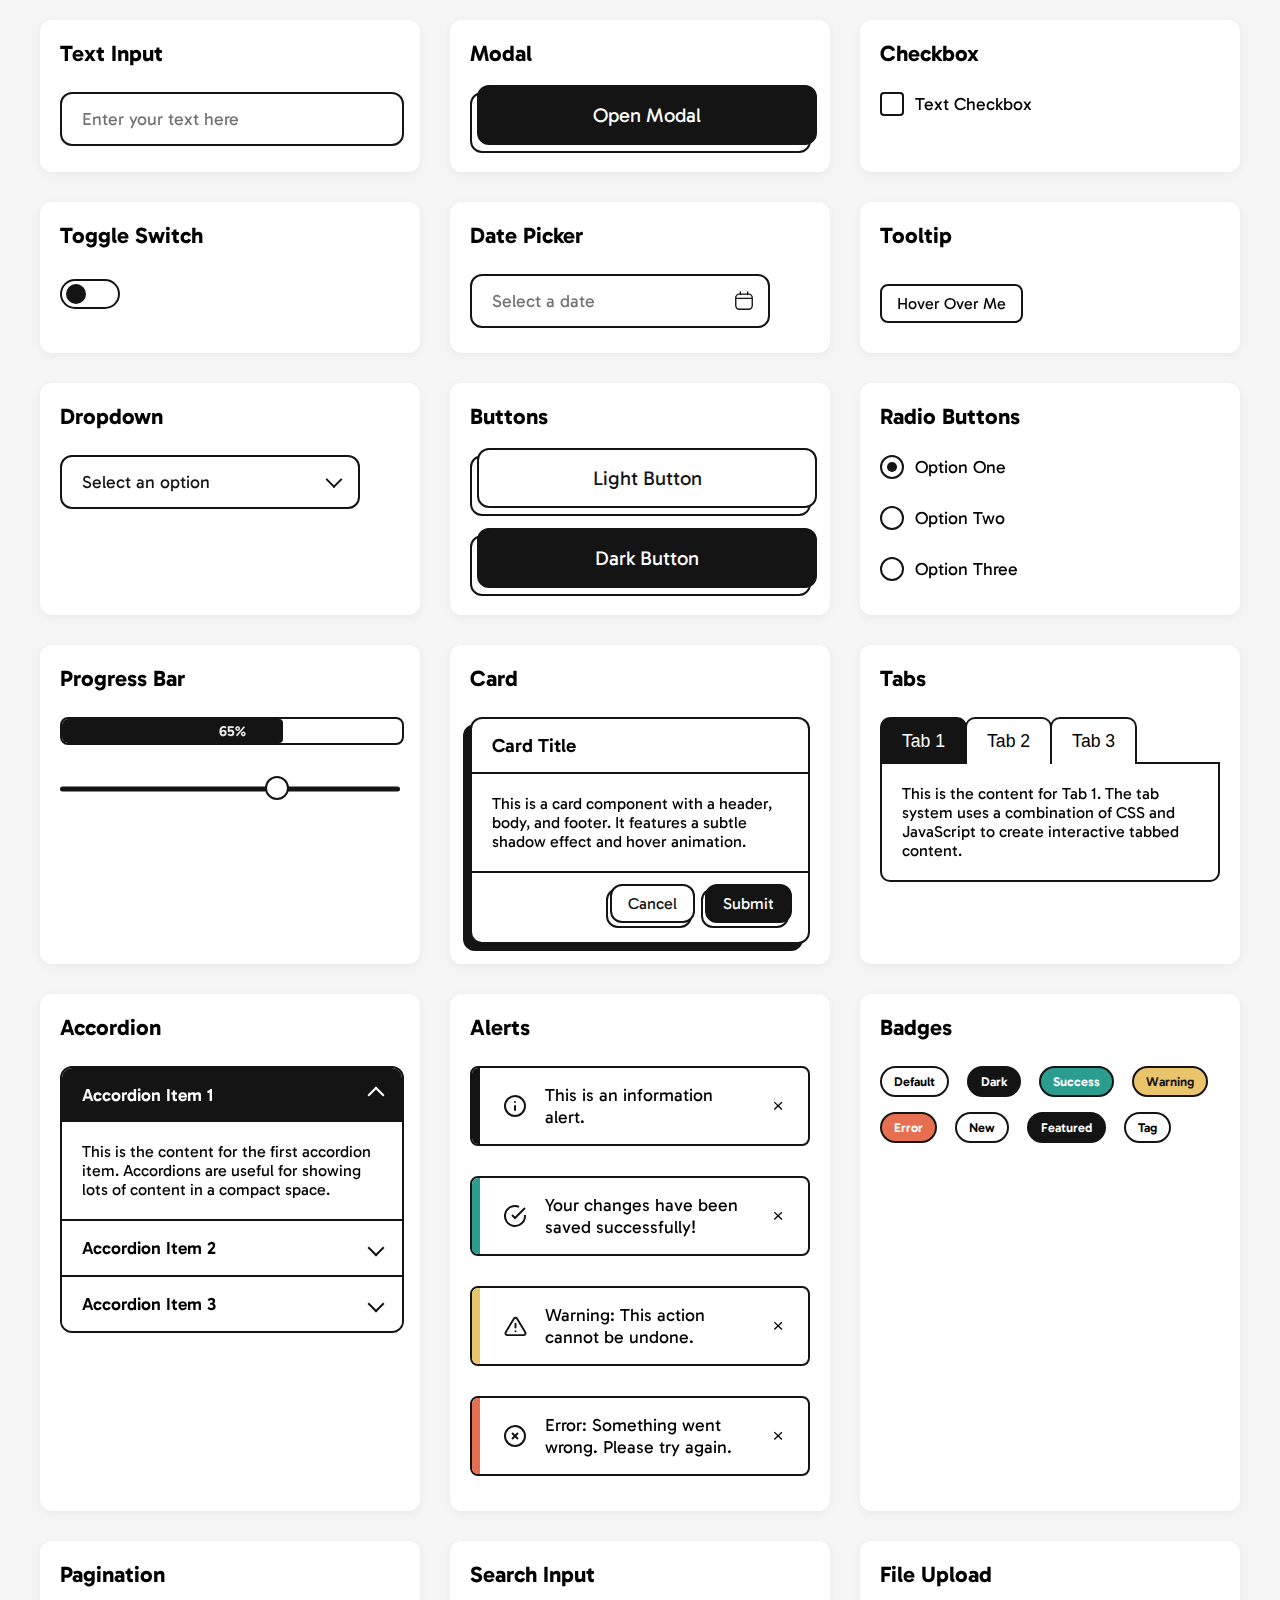
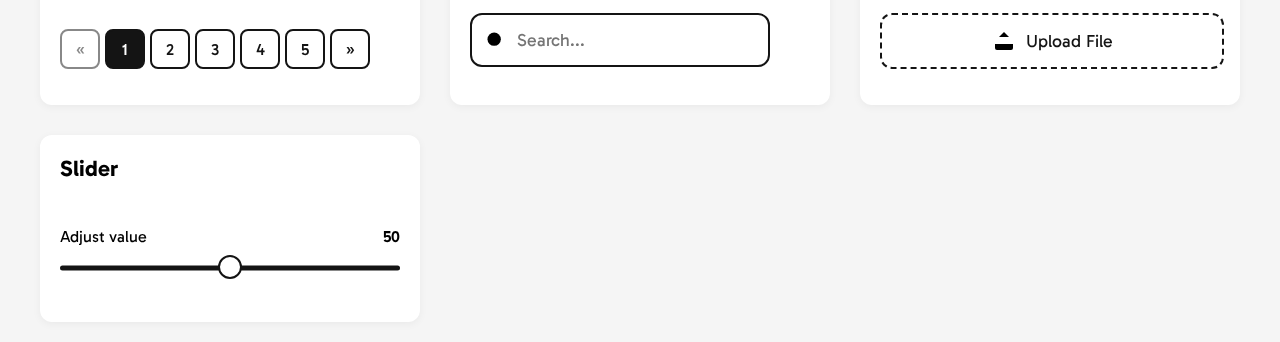
<file: index.html>
<!DOCTYPE html>
<html lang="en">
<head>
  <meta charset="UTF-8">
  <meta name="viewport" content="width=device-width, initial-scale=1.0">
  <title>CSS Kit Demo</title>
  <link rel="stylesheet" href="styles.css">
  <style>
    body {
      margin: 0;
      padding: 20px;
      background-color: #f5f5f5;
      min-height: 100vh;
      font-family: "Gabarito", sans-serif;
    }

    .container {
      display: grid;
      grid-template-columns: repeat(auto-fit, minmax(300px, 1fr));
      gap: 30px;
      max-width: 1200px;
      margin: 0 auto;
    }

    .component-card {
      background-color: white;
      border-radius: 12px;
      padding: 20px;
      box-shadow: 0 2px 8px rgba(0, 0, 0, 0.05);
      display: flex;
      flex-direction: column;
      gap: 15px;
    }

    .component-card h2 {
      margin: 0 0 10px 0;
      font-size: 1.4rem;
    }

    .button-container {
      display: flex;
      flex-direction: column;
      gap: 20px;
    }

    .switches-container {
      display: flex;
      flex-direction: column;
      gap: 15px;
    }

    .tooltip-examples {
      display: flex;
      flex-wrap: wrap;
      gap: 20px;
      justify-content: space-between;
    }
    
    .tooltip-example {
      text-align: center;
      margin: 10px 0;
    }
    
    .tooltip-trigger {
      display: inline-block;
      padding: 8px 15px;
      border: 2px solid rgb(20, 20, 20);
      border-radius: 8px;
      background-color: white;
      cursor: pointer;
    }
    
    .datepicker-btn svg {
      width: 18px;
      height: 18px;
      stroke: rgb(20, 20, 20);
      stroke-width: 2;
      fill: none;
    }
  </style>
</head>
<body>
  <div class="container">
    <!-- Text Input -->
    <div class="component-card">
      <h2>Text Input</h2>
      <input type="text" class="text-input" placeholder="Enter your text here">
    </div>
    
    <!-- Modal Demo Button -->
    <div class="component-card">
      <h2>Modal</h2>
      <button class="button-dark" data-toggle="modal" data-target="#modal-demo">
        <span class="button-dark-shadow"></span>
        <span class="button-dark-front">
          Open Modal
        </span>
      </button>
    </div>
    
    <!-- Checkbox -->
    <div class="component-card">
      <h2>Checkbox</h2>
      <label class="checkbox">
        Text Checkbox
        <input type="checkbox">
        <span class="checkmark"></span>
      </label>
    </div>
    
    <!-- Toggle Switch -->
    <div class="component-card">
      <h2>Toggle Switch</h2>
      <div class="switches-container">
        <label class="switch-label">
          <label class="switch">
            <input type="checkbox">
            <span class="switch-slider"></span>
          </label>
        </label>
      </div>
    </div>
    
    <!-- Date Picker -->
    <div class="component-card">
      <h2>Date Picker</h2>
      <div class="datepicker" data-format="uk">
        <input type="text" class="datepicker-input" placeholder="Select a date" readonly>
        <div class="datepicker-icon">
          <svg viewBox="0 0 24 24" fill="none" xmlns="http://www.w3.org/2000/svg">
            <path d="M8 2V5M16 2V5M3.5 9.09H20.5M21 8.5V17C21 19.2091 19.2091 21 17 21H7C4.79086 21 3 19.2091 3 17V8.5C3 6.29086 4.79086 4.5 7 4.5H17C19.2091 4.5 21 6.29086 21 8.5Z" stroke="#141414" stroke-width="1.5" stroke-linecap="round" stroke-linejoin="round"/>
          </svg>
        </div>
        <div class="datepicker-calendar">
          <div class="datepicker-header">
            <div class="datepicker-month">January 2024</div>
            <div class="datepicker-nav">
              <button class="datepicker-btn prev-month">
                <svg viewBox="0 0 24 24" xmlns="http://www.w3.org/2000/svg">
                  <path d="M15 18L9 12L15 6"></path>
                </svg>
              </button>
              <button class="datepicker-btn next-month">
                <svg viewBox="0 0 24 24" xmlns="http://www.w3.org/2000/svg">
                  <path d="M9 18L15 12L9 6"></path>
                </svg>
              </button>
            </div>
          </div>
          <div class="datepicker-weekdays">
            <div class="datepicker-grid">
              <div class="datepicker-day-name">Su</div>
              <div class="datepicker-day-name">Mo</div>
              <div class="datepicker-day-name">Tu</div>
              <div class="datepicker-day-name">We</div>
              <div class="datepicker-day-name">Th</div>
              <div class="datepicker-day-name">Fr</div>
              <div class="datepicker-day-name">Sa</div>
            </div>
          </div>
          <div class="datepicker-days">
            <div class="datepicker-grid">
              <!-- Days will be filled by JavaScript -->
            </div>
          </div>
        </div>
      </div>
    </div>
    
    <!-- Tooltip -->
    <div class="component-card">
      <h2>Tooltip</h2>
      <div class="tooltip-examples">
        <div class="tooltip-example">
          <div class="tooltip">
            <div class="tooltip-trigger">Hover Over Me</div>
            <div class="tooltip-content">This is a test tooltip that appears when hovering over your element</div>
          </div>
        </div>
      </div>
    </div>
    
    <!-- Dropdown -->
    <div class="component-card">
      <h2>Dropdown</h2>
      <div class="dropdown">
        <select id="hidden-select">
          <option value="option1">Option 1</option>
          <option value="option2">Option 2</option>
          <option value="option3">Option 3</option>
          <option value="option4">Option 4</option>
        </select>
        <div class="dropdown-select">Select an option</div>
        <div class="dropdown-items">
          <div class="dropdown-item" data-value="option1">Option 1</div>
          <div class="dropdown-item" data-value="option2">Option 2</div>
          <div class="dropdown-item" data-value="option3">Option 3</div>
          <div class="dropdown-item" data-value="option4">Option 4</div>
        </div>
      </div>
    </div>
    
    <!-- Buttons -->
    <div class="component-card">
      <h2>Buttons</h2>
      <div class="button-container">
        <!-- White button with black text -->
        <button class="button-light">
          <span class="button-light-shadow"></span>
          <span class="button-light-front">
            Light Button
          </span>
        </button>
        
        <!-- Black button with white text -->
        <button class="button-dark">
          <span class="button-dark-shadow"></span>
          <span class="button-dark-front">
            Dark Button
          </span>
        </button>
      </div>
    </div>

    <!-- Radio Buttons -->
    <div class="component-card">
      <h2>Radio Buttons</h2>
      <div class="switches-container">
        <label class="radio">
          Option One
          <input type="radio" name="radio-group" checked>
          <span class="radio-mark"></span>
        </label>
        <label class="radio">
          Option Two
          <input type="radio" name="radio-group">
          <span class="radio-mark"></span>
        </label>
        <label class="radio">
          Option Three
          <input type="radio" name="radio-group">
          <span class="radio-mark"></span>
        </label>
      </div>
    </div>

    <!-- Progress Bar -->
    <div class="component-card">
      <h2>Progress Bar</h2>
      <div class="progress-container">
        <div class="progress-bar" style="width: 65%"></div>
        <div class="progress-label">65%</div>
      </div>
      <!-- Replace default slider with custom slider -->
      <div class="slider-track-container" style="margin-top: 15px;">
        <input type="range" id="progress-slider" class="slider" min="0" max="100" value="65">
      </div>
    </div>

    <!-- Card -->
    <div class="component-card">
      <h2>Card</h2>
      <div class="card">
        <div class="card-header">Card Title</div>
        <div class="card-body">
          This is a card component with a header, body, and footer.
          It features a subtle shadow effect and hover animation.
        </div>
        <div class="card-footer">
          <button class="button-light">
            <span class="button-light-shadow"></span>
            <span class="button-light-front" style="padding: 8px 16px; font-size: 1rem;">
              Cancel
            </span>
          </button>
          <button class="button-dark">
            <span class="button-dark-shadow"></span>
            <span class="button-dark-front" style="padding: 8px 16px; font-size: 1rem;">
              Submit
            </span>
          </button>
        </div>
      </div>
    </div>

    <!-- Tabs -->
    <div class="component-card">
      <h2>Tabs</h2>
      <div class="tabs-container">
        <div class="tabs-header">
          <button class="tab-button active" data-tab="tab1">Tab 1</button>
          <button class="tab-button" data-tab="tab2">Tab 2</button>
          <button class="tab-button" data-tab="tab3">Tab 3</button>
        </div>
        <div id="tab1" class="tab-content active">
          This is the content for Tab 1. The tab system uses a combination of CSS and JavaScript
          to create interactive tabbed content.
        </div>
        <div id="tab2" class="tab-content">
          Tab 2 content would be displayed here when this tab is active.
        </div>
        <div id="tab3" class="tab-content">
          Tab 3 shows this content when selected. Tabs are a great way to organize content
          in a limited space.
        </div>
      </div>
    </div>

    <!-- Accordion -->
    <div class="component-card">
      <h2>Accordion</h2>
      <div class="accordion">
        <div class="accordion-item active">
          <div class="accordion-header">Accordion Item 1</div>
          <div class="accordion-content">
            <div class="accordion-body">
              This is the content for the first accordion item. Accordions are useful for
              showing lots of content in a compact space.
            </div>
          </div>
        </div>
        <div class="accordion-item">
          <div class="accordion-header">Accordion Item 2</div>
          <div class="accordion-content">
            <div class="accordion-body">
              Content for accordion item 2 would be visible when this item is expanded.
            </div>
          </div>
        </div>
        <div class="accordion-item">
          <div class="accordion-header">Accordion Item 3</div>
          <div class="accordion-content">
            <div class="accordion-body">
              Content for accordion item 3 would be visible when this item is expanded.
            </div>
          </div>
        </div>
      </div>
    </div>

    <!-- Notifications/Alerts -->
    <div class="component-card">
      <h2>Alerts</h2>
      <div class="alert alert-info">
        <div class="alert-icon">
          <svg viewBox="0 0 24 24" xmlns="http://www.w3.org/2000/svg">
            <circle cx="12" cy="12" r="10"></circle>
            <line x1="12" y1="16" x2="12" y2="12"></line>
            <line x1="12" y1="8" x2="12" y2="8"></line>
          </svg>
        </div>
        <div class="alert-content">This is an information alert.</div>
        <button class="alert-close">&times;</button>
      </div>
      <div class="alert alert-success">
        <div class="alert-icon">
          <svg viewBox="0 0 24 24" xmlns="http://www.w3.org/2000/svg">
            <path d="M22 11.08V12a10 10 0 1 1-5.93-9.14"></path>
            <polyline points="22 4 12 14.01 9 11.01"></polyline>
          </svg>
        </div>
        <div class="alert-content">Your changes have been saved successfully!</div>
        <button class="alert-close">&times;</button>
      </div>
      <div class="alert alert-warning">
        <div class="alert-icon">
          <svg viewBox="0 0 24 24" xmlns="http://www.w3.org/2000/svg">
            <path d="M10.29 3.86L1.82 18a2 2 0 0 0 1.71 3h16.94a2 2 0 0 0 1.71-3L13.71 3.86a2 2 0 0 0-3.42 0z"></path>
            <line x1="12" y1="9" x2="12" y2="13"></line>
            <line x1="12" y1="17" x2="12" y2="17"></line>
          </svg>
        </div>
        <div class="alert-content">Warning: This action cannot be undone.</div>
        <button class="alert-close">&times;</button>
      </div>
      <div class="alert alert-danger">
        <div class="alert-icon">
          <svg viewBox="0 0 24 24" xmlns="http://www.w3.org/2000/svg">
            <circle cx="12" cy="12" r="10"></circle>
            <line x1="15" y1="9" x2="9" y2="15"></line>
            <line x1="9" y1="9" x2="15" y2="15"></line>
          </svg>
        </div>
        <div class="alert-content">Error: Something went wrong. Please try again.</div>
        <button class="alert-close">&times;</button>
      </div>
    </div>

    <!-- Badges -->
    <div class="component-card">
      <h2>Badges</h2>
      <div style="display: flex; flex-wrap: wrap; gap: 10px; margin-bottom: 15px;">
        <div style="position: relative;">
          <span class="badge-shadow"></span>
          <span class="badge">Default</span>
        </div>
        <div style="position: relative;">
          <span class="badge-shadow"></span>
          <span class="badge badge-dark">Dark</span>
        </div>
        <div style="position: relative;">
          <span class="badge-shadow"></span>
          <span class="badge badge-success">Success</span>
        </div>
        <div style="position: relative;">
          <span class="badge-shadow"></span>
          <span class="badge badge-warning">Warning</span>
        </div>
        <div style="position: relative;">
          <span class="badge-shadow"></span>
          <span class="badge badge-danger">Error</span>
        </div>
        <div style="position: relative;">
          <span class="badge-shadow"></span>
          <span class="badge">New</span>
        </div>
        <div style="position: relative;">
          <span class="badge-shadow"></span>
          <span class="badge badge-dark">Featured</span>
        </div>
        <div style="position: relative;">
          <span class="badge-shadow"></span>
          <span class="badge">Tag</span>
        </div>
      </div>
    </div>

    <!-- Pagination -->
    <div class="component-card">
      <h2>Pagination</h2>
      <ul class="pagination">
        <li class="pagination-item">
          <a href="#" class="pagination-link disabled">&laquo;</a>
        </li>
        <li class="pagination-item">
          <a href="#" class="pagination-link active">1</a>
        </li>
        <li class="pagination-item">
          <a href="#" class="pagination-link">2</a>
        </li>
        <li class="pagination-item">
          <a href="#" class="pagination-link">3</a>
        </li>
        <li class="pagination-item">
          <a href="#" class="pagination-link">4</a>
        </li>
        <li class="pagination-item">
          <a href="#" class="pagination-link">5</a>
        </li>
        <li class="pagination-item">
          <a href="#" class="pagination-link">&raquo;</a>
        </li>
      </ul>
    </div>

    <!-- Search Input -->
    <div class="component-card">
      <h2>Search Input</h2>
      <div class="search-input-container">
        <div class="search-icon">
          <svg viewBox="0 0 24 24" xmlns="http://www.w3.org/2000/svg">
            <circle cx="11" cy="11" r="8"></circle>
            <line x1="21" y1="21" x2="16.65" y2="16.65"></line>
          </svg>
        </div>
        <input type="text" class="search-input" placeholder="Search...">
        <button class="search-clear">
          <svg viewBox="0 0 24 24" xmlns="http://www.w3.org/2000/svg">
            <line x1="18" y1="6" x2="6" y2="18"></line>
            <line x1="6" y1="6" x2="18" y2="18"></line>
          </svg>
        </button>
      </div>
    </div>

    <!-- File Upload -->
    <div class="component-card">
      <h2>File Upload</h2>
      <div class="file-upload">
        <input type="file" class="file-upload-input">
        <div class="file-upload-button">
          <svg class="file-upload-icon" viewBox="0 0 24 24" xmlns="http://www.w3.org/2000/svg">
            <path d="M21 15v4a2 2 0 0 1-2 2H5a2 2 0 0 1-2-2v-4"></path>
            <polyline points="17 8 12 3 7 8"></polyline>
            <line x1="12" y1="3" x2="12" y2="15"></line>
          </svg>
          Upload File
        </div>
      </div>
    </div>

    <!-- Slider Component -->
    <div class="component-card">
      <h2>Slider</h2>
      <div class="slider-container">
        <div class="slider-label">
          <span>Adjust value</span>
          <span class="slider-value">50</span>
        </div>
        <div class="slider-track-container">
          <input type="range" class="slider" min="0" max="100" value="50">
        </div>
      </div>
    </div>
  </div>

  <div id="modal-demo" class="modal-backdrop">
    <div class="modal">
      <div class="modal-header">
        <h3 class="modal-title">Modal Title</h3>
        <button class="modal-close">&times;</button>
      </div>
      <div class="modal-body">
        <p>This is a modal dialog component. Modals are useful for displaying content that requires immediate attention or confirmation from the user.</p>
        <p>The modal includes a backdrop that prevents interaction with the page behind it until the modal is closed.</p>
      </div>
      <div class="modal-footer">
        <button class="button-light" id="modal-cancel">
          <span class="button-light-shadow"></span>
          <span class="button-light-front" style="padding: 8px 16px; font-size: 1rem;">
            Cancel
          </span>
        </button>
        <button class="button-dark" id="modal-confirm">
          <span class="button-dark-shadow"></span>
          <span class="button-dark-front" style="padding: 8px 16px; font-size: 1rem;">
            Confirm
          </span>
        </button>
      </div>
    </div>
  </div>

  <script>
    // Dropdown functionality
    document.addEventListener('DOMContentLoaded', function() {
      const dropdowns = document.querySelectorAll('.dropdown');
      
      dropdowns.forEach(dropdown => {
        const select = dropdown.querySelector('.dropdown-select');
        const options = dropdown.querySelectorAll('.dropdown-item');
        const hiddenSelect = dropdown.querySelector('select');
        
        // Toggle dropdown when clicking the select element
        select.addEventListener('click', function() {
          dropdown.classList.toggle('active');
        });
        
        // Handle option selection
        options.forEach(option => {
          option.addEventListener('click', function() {
            select.textContent = this.textContent;
            
            // Update the hidden select
            hiddenSelect.value = this.dataset.value;
            
            // Remove selected class from all options
            options.forEach(opt => opt.classList.remove('selected'));
            
            // Add selected class to clicked option
            this.classList.add('selected');
            
            // Close dropdown
            dropdown.classList.remove('active');
            
            // Trigger change event on hidden select
            const event = new Event('change');
            hiddenSelect.dispatchEvent(event);
          });
        });
        
        // Close dropdown when clicking outside
        document.addEventListener('click', function(e) {
          if (!dropdown.contains(e.target)) {
            dropdown.classList.remove('active');
          }
        });
      });
      
      // Date Picker functionality
      const datepickers = document.querySelectorAll('.datepicker');
      
      datepickers.forEach(datepicker => {
        const input = datepicker.querySelector('.datepicker-input');
        const calendar = datepicker.querySelector('.datepicker-calendar');
        const monthDisplay = datepicker.querySelector('.datepicker-month');
        const prevMonthBtn = datepicker.querySelector('.prev-month');
        const nextMonthBtn = datepicker.querySelector('.next-month');
        const daysGrid = datepicker.querySelector('.datepicker-days .datepicker-grid');
        
        let currentDate = new Date();
        let selectedDate = null;
        
        // Get date format (us or uk)
        let dateFormat = datepicker.dataset.format || 'us'; // Default to US format if not specified
        
        // Function to toggle date format programmatically
        datepicker.setDateFormat = function(format) {
          if (['us', 'uk'].includes(format)) {
            dateFormat = format;
            datepicker.dataset.format = format;
            
            // Update the displayed date if one is selected
            if (selectedDate) {
              input.value = formatDate(selectedDate);
            }
          } else {
            console.error('Invalid date format. Use "us" or "uk".');
          }
        };
        
        // Format date based on selected format
        function formatDate(date) {
          const month = date.getMonth() + 1;
          const day = date.getDate();
          const year = date.getFullYear();
          
          if (dateFormat === 'us') {
            // US format: MM/DD/YYYY
            return `${month}/${day}/${year}`;
          } else {
            // UK format: DD/MM/YYYY
            return `${day}/${month}/${year}`;
          }
        }
        
        // Parse date string back to Date object
        function parseDate(dateString) {
          if (!dateString) return null;
          
          const parts = dateString.split('/');
          if (parts.length !== 3) return null;
          
          if (dateFormat === 'us') {
            // US format: MM/DD/YYYY
            return new Date(parts[2], parts[0] - 1, parts[1]);
          } else {
            // UK format: DD/MM/YYYY
            return new Date(parts[2], parts[1] - 1, parts[0]);
          }
        }
        
        // Update the calendar to show the current month
        function updateCalendar() {
          // Update month display
          const monthNames = ['January', 'February', 'March', 'April', 'May', 'June', 
                             'July', 'August', 'September', 'October', 'November', 'December'];
          monthDisplay.textContent = `${monthNames[currentDate.getMonth()]} ${currentDate.getFullYear()}`;
          
          // Clear previous days
          daysGrid.innerHTML = '';
          
          // Get first day of month and last day of month
          const firstDay = new Date(currentDate.getFullYear(), currentDate.getMonth(), 1);
          const lastDay = new Date(currentDate.getFullYear(), currentDate.getMonth() + 1, 0);
          
          // Get the day of the week the first day falls on (0 = Sunday, 1 = Monday, etc.)
          const firstDayIndex = firstDay.getDay();
          
          // Add empty cells for days before the first day of the month
          for (let i = 0; i < firstDayIndex; i++) {
            const emptyDay = document.createElement('div');
            emptyDay.className = 'datepicker-day datepicker-day-disabled';
            daysGrid.appendChild(emptyDay);
          }
          
          // Get today's date for highlighting
          const today = new Date();
          today.setHours(0, 0, 0, 0);
          
          // Add days of the month
          for (let i = 1; i <= lastDay.getDate(); i++) {
            const dayElement = document.createElement('div');
            dayElement.className = 'datepicker-day';
            dayElement.textContent = i;
            
            // Check if this day is today
            const thisDay = new Date(currentDate.getFullYear(), currentDate.getMonth(), i);
            if (thisDay.getTime() === today.getTime()) {
              dayElement.classList.add('datepicker-day-today');
            }
            
            // Check if this day is selected
            if (selectedDate && 
                thisDay.getDate() === selectedDate.getDate() &&
                thisDay.getMonth() === selectedDate.getMonth() &&
                thisDay.getFullYear() === selectedDate.getFullYear()) {
              dayElement.classList.add('datepicker-day-selected');
            }
            
            // Add click event to select this day
            dayElement.addEventListener('click', () => {
              // Update selected date
              selectedDate = new Date(currentDate.getFullYear(), currentDate.getMonth(), i);
              
              // Update input value
              input.value = formatDate(selectedDate);
              
              // Update UI (remove previous selection, add new selection)
              daysGrid.querySelectorAll('.datepicker-day-selected').forEach(day => {
                day.classList.remove('datepicker-day-selected');
              });
              dayElement.classList.add('datepicker-day-selected');
              
              // Close calendar
              datepicker.classList.remove('active');
            });
            
            daysGrid.appendChild(dayElement);
          }
        }
        
        // Toggle calendar when clicking the input
        input.addEventListener('click', function(e) {
          e.stopPropagation();
          datepicker.classList.toggle('active');
          
          // Close other datepickers
          datepickers.forEach(dp => {
            if (dp !== datepicker) {
              dp.classList.remove('active');
            }
          });
          
          // Initialize or update calendar
          updateCalendar();
        });
        
        // Navigate to previous month
        prevMonthBtn.addEventListener('click', function(e) {
          e.stopPropagation();
          currentDate = new Date(currentDate.getFullYear(), currentDate.getMonth() - 1, 1);
          updateCalendar();
        });
        
        // Navigate to next month
        nextMonthBtn.addEventListener('click', function(e) {
          e.stopPropagation();
          currentDate = new Date(currentDate.getFullYear(), currentDate.getMonth() + 1, 1);
          updateCalendar();
        });
        
        // Close datepicker when clicking outside
        document.addEventListener('click', function(e) {
          if (!datepicker.contains(e.target)) {
            datepicker.classList.remove('active');
          }
        });
        
        // Stop propagation from calendar clicks
        calendar.addEventListener('click', function(e) {
          e.stopPropagation();
        });
        
        // Example of how to toggle format (for documentation)
        // To switch to UK format: document.querySelector('.datepicker').setDateFormat('uk');
        // To switch to US format: document.querySelector('.datepicker').setDateFormat('us');
      });
      
      // Tabs functionality
      const tabButtons = document.querySelectorAll('.tab-button');
      
      tabButtons.forEach(button => {
        button.addEventListener('click', function() {
          // Get the tab id from data attribute
          const tabId = this.getAttribute('data-tab');
          
          // Get the parent tabs container
          const tabsContainer = this.closest('.tabs-container');
          
          // Remove active class from all buttons and content
          tabsContainer.querySelectorAll('.tab-button').forEach(btn => {
            btn.classList.remove('active');
          });
          
          tabsContainer.querySelectorAll('.tab-content').forEach(content => {
            content.classList.remove('active');
          });
          
          // Add active class to clicked button and corresponding content
          this.classList.add('active');
          document.getElementById(tabId).classList.add('active');
        });
      });
      
      // Accordion functionality
      const accordionHeaders = document.querySelectorAll('.accordion-header');
      
      accordionHeaders.forEach(header => {
        header.addEventListener('click', function() {
          // Toggle active class on parent accordion item
          const accordionItem = this.parentElement;
          accordionItem.classList.toggle('active');
        });
      });
      
      // Modal functionality
      const modalTriggers = document.querySelectorAll('[data-toggle="modal"]');
      const modalCloseButtons = document.querySelectorAll('.modal-close, #modal-cancel');
      
      // Open modal
      modalTriggers.forEach(trigger => {
        trigger.addEventListener('click', function() {
          const targetModalId = this.getAttribute('data-target');
          document.querySelector(targetModalId).classList.add('active');
        });
      });
      
      // Close modal
      modalCloseButtons.forEach(button => {
        button.addEventListener('click', function() {
          const modal = this.closest('.modal-backdrop');
          modal.classList.remove('active');
        });
      });
      
      // Close modal when clicking outside
      document.querySelectorAll('.modal-backdrop').forEach(backdrop => {
        backdrop.addEventListener('click', function(e) {
          if (e.target === this) {
            this.classList.remove('active');
          }
        });
      });
      
      // Alert close functionality
      const alertCloseButtons = document.querySelectorAll('.alert-close');
      
      alertCloseButtons.forEach(button => {
        button.addEventListener('click', function() {
          const alert = this.closest('.alert');
          alert.style.opacity = '0';
          setTimeout(() => {
            alert.style.display = 'none';
          }, 300);
        });
      });
      
      // Search input clear functionality
      const searchInputs = document.querySelectorAll('.search-input');
      const searchClearButtons = document.querySelectorAll('.search-clear');
      
      searchClearButtons.forEach(button => {
        button.addEventListener('click', function() {
          const input = this.previousElementSibling;
          input.value = '';
          input.focus();
        });
      });
      
      // File upload functionality
      const fileUploads = document.querySelectorAll('.file-upload');
      
      fileUploads.forEach(upload => {
        const input = upload.querySelector('.file-upload-input');
        const button = upload.querySelector('.file-upload-button');
        const originalText = button.textContent.trim();
        
        input.addEventListener('change', function() {
          if (this.files.length > 0) {
            button.textContent = this.files[0].name;
          } else {
            button.textContent = originalText;
          }
        });
        
        // Drag and drop functionality
        upload.addEventListener('dragover', function(e) {
          e.preventDefault();
          this.classList.add('dragging');
        });
        
        upload.addEventListener('dragleave', function() {
          this.classList.remove('dragging');
        });
        
        upload.addEventListener('drop', function(e) {
          e.preventDefault();
          this.classList.remove('dragging');
          
          if (e.dataTransfer.files.length > 0) {
            input.files = e.dataTransfer.files;
            
            // Trigger change event
            const event = new Event('change');
            input.dispatchEvent(event);
          }
        });
      });
      
      // --- START Progress Bar Slider Control ---
      const progressBar = document.querySelector('.progress-bar');
      const progressLabel = document.querySelector('.progress-label');
      const progressSlider = document.getElementById('progress-slider');

      if (progressBar && progressLabel && progressSlider) {
        progressSlider.addEventListener('input', function() {
          const value = this.value;
          progressBar.style.width = value + '%';
          progressLabel.textContent = value + '%';
        });
      }
      // --- END Progress Bar Slider Control ---

      // Slider component functionality
      const sliders = document.querySelectorAll('.slider');
      
      sliders.forEach(slider => {
        const container = slider.closest('.slider-container');
        const valueEl = container.querySelector('.slider-value');
        const outputEl = container.querySelector('.slider-output');
        
        // Update on slider change
        slider.addEventListener('input', function() {
          const value = this.value;
          if (valueEl) valueEl.textContent = value;
          if (outputEl) outputEl.textContent = value;
        });
      });
    });
  </script>
</body>
</html>
</file>
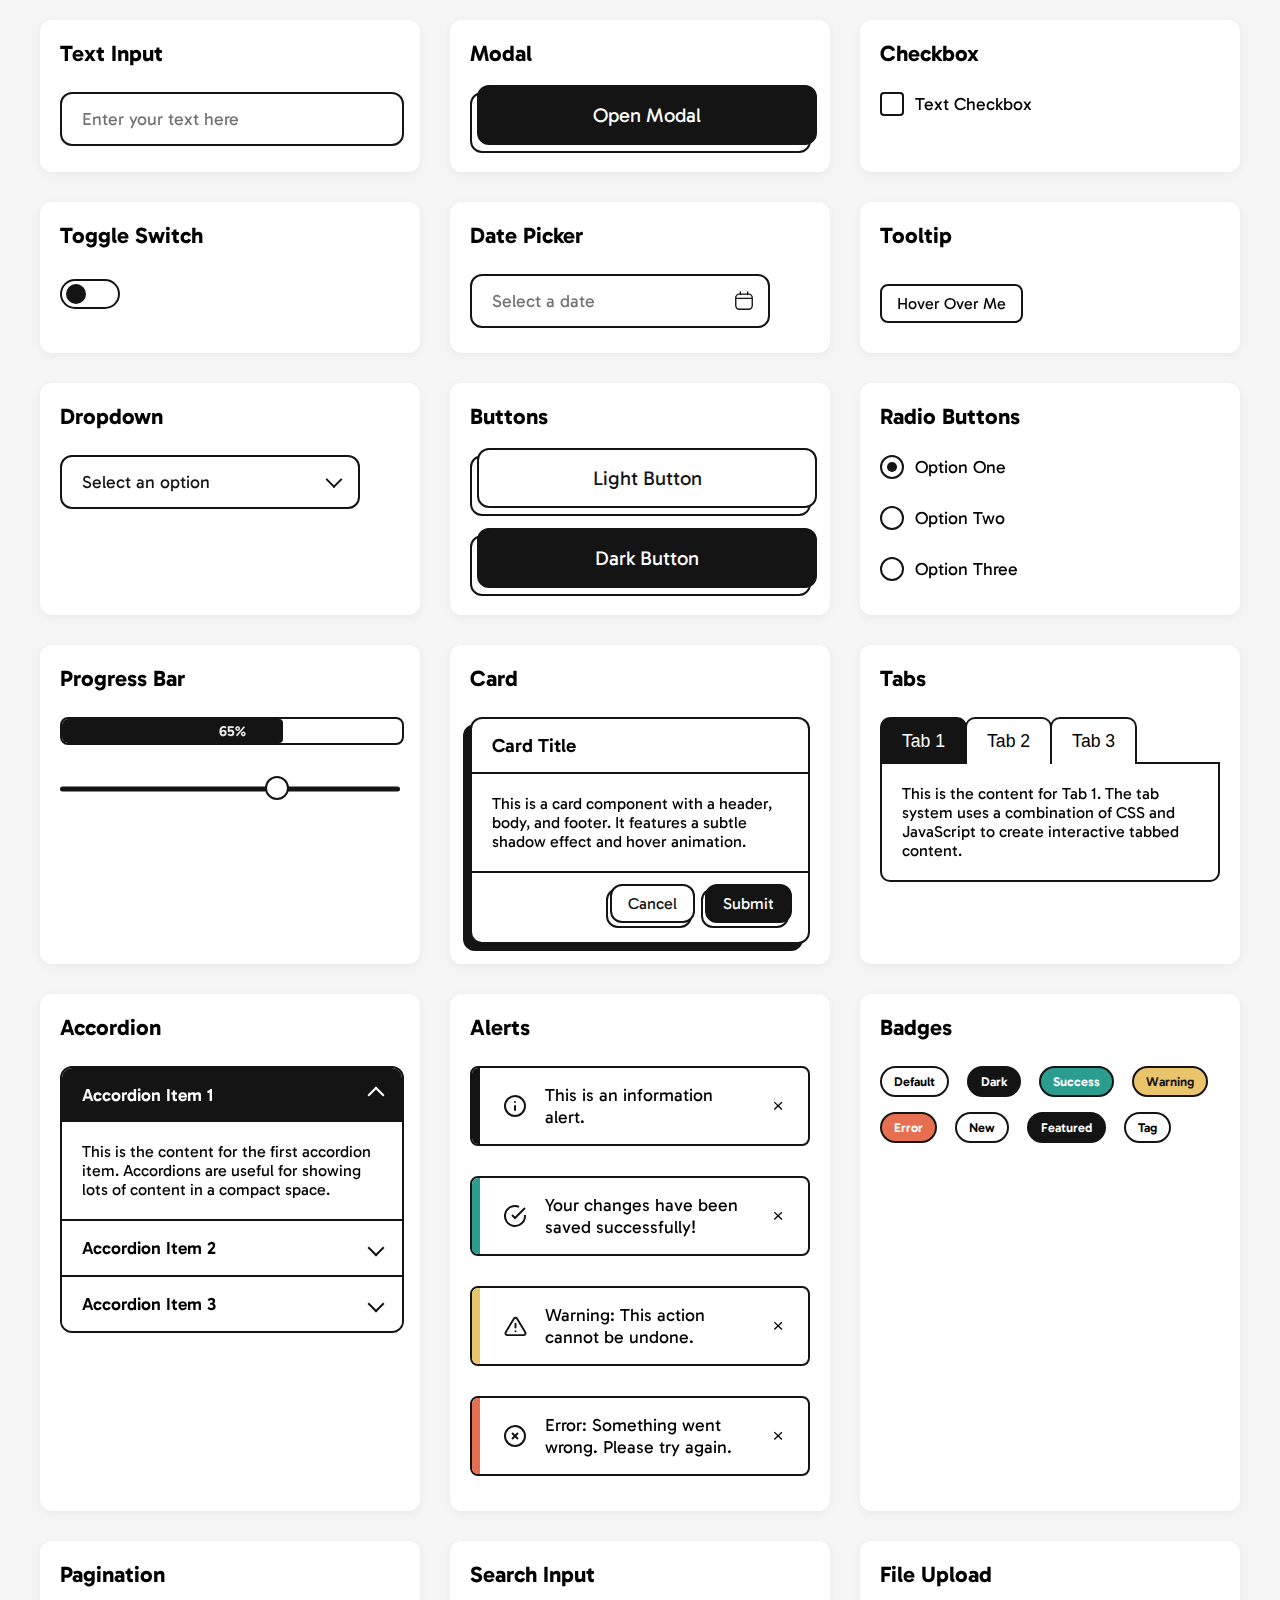
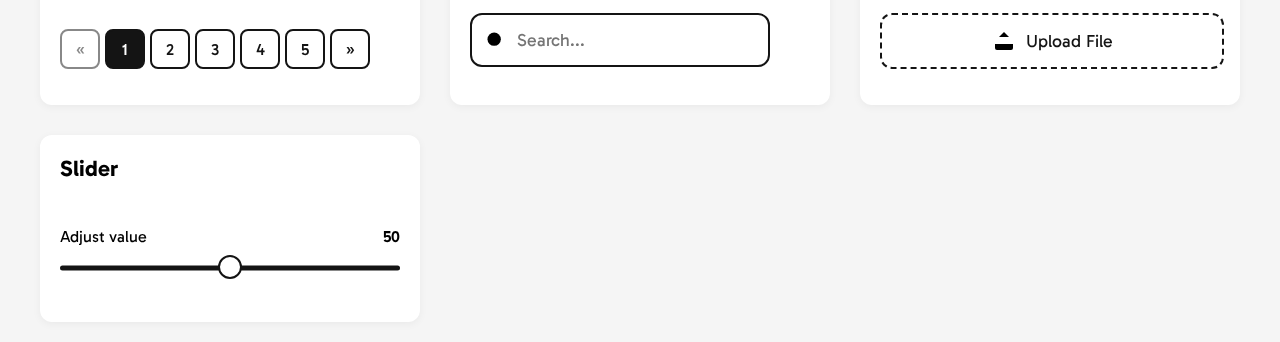
<file: examples.html>
<!DOCTYPE html>
<html lang="en">
<head>
  <meta charset="UTF-8">
  <meta name="viewport" content="width=device-width, initial-scale=1.0">
  <title>CSS Kit Demo</title>
  <link rel="stylesheet" href="styles.css">
  <style>
    body {
      margin: 0;
      padding: 20px;
      background-color: #f5f5f5;
      min-height: 100vh;
      font-family: "Gabarito", sans-serif;
    }

    .container {
      display: grid;
      grid-template-columns: repeat(auto-fit, minmax(300px, 1fr));
      gap: 30px;
      max-width: 1200px;
      margin: 0 auto;
    }

    .component-card {
      background-color: white;
      border-radius: 12px;
      padding: 20px;
      box-shadow: 0 2px 8px rgba(0, 0, 0, 0.05);
      display: flex;
      flex-direction: column;
      gap: 15px;
    }

    .component-card h2 {
      margin: 0 0 10px 0;
      font-size: 1.4rem;
    }

    .button-container {
      display: flex;
      flex-direction: column;
      gap: 20px;
    }

    .switches-container {
      display: flex;
      flex-direction: column;
      gap: 15px;
    }

    .tooltip-examples {
      display: flex;
      flex-wrap: wrap;
      gap: 20px;
      justify-content: space-between;
    }
    
    .tooltip-example {
      text-align: center;
      margin: 10px 0;
    }
    
    .tooltip-trigger {
      display: inline-block;
      padding: 8px 15px;
      border: 2px solid rgb(20, 20, 20);
      border-radius: 8px;
      background-color: white;
      cursor: pointer;
    }
    
    .datepicker-btn svg {
      width: 18px;
      height: 18px;
      stroke: rgb(20, 20, 20);
      stroke-width: 2;
      fill: none;
    }
  </style>
</head>
<body>
  <div class="container">
    <!-- Text Input -->
    <div class="component-card">
      <h2>Text Input</h2>
      <input type="text" class="text-input" placeholder="Enter your text here">
    </div>
    
    <!-- Modal Demo Button -->
    <div class="component-card">
      <h2>Modal</h2>
      <button class="button-dark" data-toggle="modal" data-target="#modal-demo">
        <span class="button-dark-shadow"></span>
        <span class="button-dark-front">
          Open Modal
        </span>
      </button>
    </div>
    
    <!-- Checkbox -->
    <div class="component-card">
      <h2>Checkbox</h2>
      <label class="checkbox">
        Text Checkbox
        <input type="checkbox">
        <span class="checkmark"></span>
      </label>
    </div>
    
    <!-- Toggle Switch -->
    <div class="component-card">
      <h2>Toggle Switch</h2>
      <div class="switches-container">
        <label class="switch-label">
          <label class="switch">
            <input type="checkbox">
            <span class="switch-slider"></span>
          </label>
        </label>
      </div>
    </div>
    
    <!-- Date Picker -->
    <div class="component-card">
      <h2>Date Picker</h2>
      <div class="datepicker" data-format="uk">
        <input type="text" class="datepicker-input" placeholder="Select a date" readonly>
        <div class="datepicker-icon">
          <svg viewBox="0 0 24 24" fill="none" xmlns="http://www.w3.org/2000/svg">
            <path d="M8 2V5M16 2V5M3.5 9.09H20.5M21 8.5V17C21 19.2091 19.2091 21 17 21H7C4.79086 21 3 19.2091 3 17V8.5C3 6.29086 4.79086 4.5 7 4.5H17C19.2091 4.5 21 6.29086 21 8.5Z" stroke="#141414" stroke-width="1.5" stroke-linecap="round" stroke-linejoin="round"/>
          </svg>
        </div>
        <div class="datepicker-calendar">
          <div class="datepicker-header">
            <div class="datepicker-month">January 2024</div>
            <div class="datepicker-nav">
              <button class="datepicker-btn prev-month">
                <svg viewBox="0 0 24 24" xmlns="http://www.w3.org/2000/svg">
                  <path d="M15 18L9 12L15 6"></path>
                </svg>
              </button>
              <button class="datepicker-btn next-month">
                <svg viewBox="0 0 24 24" xmlns="http://www.w3.org/2000/svg">
                  <path d="M9 18L15 12L9 6"></path>
                </svg>
              </button>
            </div>
          </div>
          <div class="datepicker-weekdays">
            <div class="datepicker-grid">
              <div class="datepicker-day-name">Su</div>
              <div class="datepicker-day-name">Mo</div>
              <div class="datepicker-day-name">Tu</div>
              <div class="datepicker-day-name">We</div>
              <div class="datepicker-day-name">Th</div>
              <div class="datepicker-day-name">Fr</div>
              <div class="datepicker-day-name">Sa</div>
            </div>
          </div>
          <div class="datepicker-days">
            <div class="datepicker-grid">
              <!-- Days will be filled by JavaScript -->
            </div>
          </div>
        </div>
      </div>
    </div>
    
    <!-- Tooltip -->
    <div class="component-card">
      <h2>Tooltip</h2>
      <div class="tooltip-examples">
        <div class="tooltip-example">
          <div class="tooltip">
            <div class="tooltip-trigger">Hover Over Me</div>
            <div class="tooltip-content">This is a test tooltip that appears when hovering over your element</div>
          </div>
        </div>
      </div>
    </div>
    
    <!-- Dropdown -->
    <div class="component-card">
      <h2>Dropdown</h2>
      <div class="dropdown">
        <select id="hidden-select">
          <option value="option1">Option 1</option>
          <option value="option2">Option 2</option>
          <option value="option3">Option 3</option>
          <option value="option4">Option 4</option>
        </select>
        <div class="dropdown-select">Select an option</div>
        <div class="dropdown-items">
          <div class="dropdown-item" data-value="option1">Option 1</div>
          <div class="dropdown-item" data-value="option2">Option 2</div>
          <div class="dropdown-item" data-value="option3">Option 3</div>
          <div class="dropdown-item" data-value="option4">Option 4</div>
        </div>
      </div>
    </div>
    
    <!-- Buttons -->
    <div class="component-card">
      <h2>Buttons</h2>
      <div class="button-container">
        <!-- White button with black text -->
        <button class="button-light">
          <span class="button-light-shadow"></span>
          <span class="button-light-front">
            Light Button
          </span>
        </button>
        
        <!-- Black button with white text -->
        <button class="button-dark">
          <span class="button-dark-shadow"></span>
          <span class="button-dark-front">
            Dark Button
          </span>
        </button>
      </div>
    </div>

    <!-- Radio Buttons -->
    <div class="component-card">
      <h2>Radio Buttons</h2>
      <div class="switches-container">
        <label class="radio">
          Option One
          <input type="radio" name="radio-group" checked>
          <span class="radio-mark"></span>
        </label>
        <label class="radio">
          Option Two
          <input type="radio" name="radio-group">
          <span class="radio-mark"></span>
        </label>
        <label class="radio">
          Option Three
          <input type="radio" name="radio-group">
          <span class="radio-mark"></span>
        </label>
      </div>
    </div>

    <!-- Progress Bar -->
    <div class="component-card">
      <h2>Progress Bar</h2>
      <div class="progress-container">
        <div class="progress-bar" style="width: 65%"></div>
        <div class="progress-label">65%</div>
      </div>
      <!-- Replace default slider with custom slider -->
      <div class="slider-track-container" style="margin-top: 15px;">
        <input type="range" id="progress-slider" class="slider" min="0" max="100" value="65">
      </div>
    </div>

    <!-- Card -->
    <div class="component-card">
      <h2>Card</h2>
      <div class="card">
        <div class="card-header">Card Title</div>
        <div class="card-body">
          This is a card component with a header, body, and footer.
          It features a subtle shadow effect and hover animation.
        </div>
        <div class="card-footer">
          <button class="button-light">
            <span class="button-light-shadow"></span>
            <span class="button-light-front" style="padding: 8px 16px; font-size: 1rem;">
              Cancel
            </span>
          </button>
          <button class="button-dark">
            <span class="button-dark-shadow"></span>
            <span class="button-dark-front" style="padding: 8px 16px; font-size: 1rem;">
              Submit
            </span>
          </button>
        </div>
      </div>
    </div>

    <!-- Tabs -->
    <div class="component-card">
      <h2>Tabs</h2>
      <div class="tabs-container">
        <div class="tabs-header">
          <button class="tab-button active" data-tab="tab1">Tab 1</button>
          <button class="tab-button" data-tab="tab2">Tab 2</button>
          <button class="tab-button" data-tab="tab3">Tab 3</button>
        </div>
        <div id="tab1" class="tab-content active">
          This is the content for Tab 1. The tab system uses a combination of CSS and JavaScript
          to create interactive tabbed content.
        </div>
        <div id="tab2" class="tab-content">
          Tab 2 content would be displayed here when this tab is active.
        </div>
        <div id="tab3" class="tab-content">
          Tab 3 shows this content when selected. Tabs are a great way to organize content
          in a limited space.
        </div>
      </div>
    </div>

    <!-- Accordion -->
    <div class="component-card">
      <h2>Accordion</h2>
      <div class="accordion">
        <div class="accordion-item active">
          <div class="accordion-header">Accordion Item 1</div>
          <div class="accordion-content">
            <div class="accordion-body">
              This is the content for the first accordion item. Accordions are useful for
              showing lots of content in a compact space.
            </div>
          </div>
        </div>
        <div class="accordion-item">
          <div class="accordion-header">Accordion Item 2</div>
          <div class="accordion-content">
            <div class="accordion-body">
              Content for accordion item 2 would be visible when this item is expanded.
            </div>
          </div>
        </div>
        <div class="accordion-item">
          <div class="accordion-header">Accordion Item 3</div>
          <div class="accordion-content">
            <div class="accordion-body">
              Content for accordion item 3 would be visible when this item is expanded.
            </div>
          </div>
        </div>
      </div>
    </div>

    <!-- Notifications/Alerts -->
    <div class="component-card">
      <h2>Alerts</h2>
      <div class="alert alert-info">
        <div class="alert-icon">
          <svg viewBox="0 0 24 24" xmlns="http://www.w3.org/2000/svg">
            <circle cx="12" cy="12" r="10"></circle>
            <line x1="12" y1="16" x2="12" y2="12"></line>
            <line x1="12" y1="8" x2="12" y2="8"></line>
          </svg>
        </div>
        <div class="alert-content">This is an information alert.</div>
        <button class="alert-close">&times;</button>
      </div>
      <div class="alert alert-success">
        <div class="alert-icon">
          <svg viewBox="0 0 24 24" xmlns="http://www.w3.org/2000/svg">
            <path d="M22 11.08V12a10 10 0 1 1-5.93-9.14"></path>
            <polyline points="22 4 12 14.01 9 11.01"></polyline>
          </svg>
        </div>
        <div class="alert-content">Your changes have been saved successfully!</div>
        <button class="alert-close">&times;</button>
      </div>
      <div class="alert alert-warning">
        <div class="alert-icon">
          <svg viewBox="0 0 24 24" xmlns="http://www.w3.org/2000/svg">
            <path d="M10.29 3.86L1.82 18a2 2 0 0 0 1.71 3h16.94a2 2 0 0 0 1.71-3L13.71 3.86a2 2 0 0 0-3.42 0z"></path>
            <line x1="12" y1="9" x2="12" y2="13"></line>
            <line x1="12" y1="17" x2="12" y2="17"></line>
          </svg>
        </div>
        <div class="alert-content">Warning: This action cannot be undone.</div>
        <button class="alert-close">&times;</button>
      </div>
      <div class="alert alert-danger">
        <div class="alert-icon">
          <svg viewBox="0 0 24 24" xmlns="http://www.w3.org/2000/svg">
            <circle cx="12" cy="12" r="10"></circle>
            <line x1="15" y1="9" x2="9" y2="15"></line>
            <line x1="9" y1="9" x2="15" y2="15"></line>
          </svg>
        </div>
        <div class="alert-content">Error: Something went wrong. Please try again.</div>
        <button class="alert-close">&times;</button>
      </div>
    </div>

    <!-- Badges -->
    <div class="component-card">
      <h2>Badges</h2>
      <div style="display: flex; flex-wrap: wrap; gap: 10px; margin-bottom: 15px;">
        <div style="position: relative;">
          <span class="badge-shadow"></span>
          <span class="badge">Default</span>
        </div>
        <div style="position: relative;">
          <span class="badge-shadow"></span>
          <span class="badge badge-dark">Dark</span>
        </div>
        <div style="position: relative;">
          <span class="badge-shadow"></span>
          <span class="badge badge-success">Success</span>
        </div>
        <div style="position: relative;">
          <span class="badge-shadow"></span>
          <span class="badge badge-warning">Warning</span>
        </div>
        <div style="position: relative;">
          <span class="badge-shadow"></span>
          <span class="badge badge-danger">Error</span>
        </div>
        <div style="position: relative;">
          <span class="badge-shadow"></span>
          <span class="badge">New</span>
        </div>
        <div style="position: relative;">
          <span class="badge-shadow"></span>
          <span class="badge badge-dark">Featured</span>
        </div>
        <div style="position: relative;">
          <span class="badge-shadow"></span>
          <span class="badge">Tag</span>
        </div>
      </div>
    </div>

    <!-- Pagination -->
    <div class="component-card">
      <h2>Pagination</h2>
      <ul class="pagination">
        <li class="pagination-item">
          <a href="#" class="pagination-link disabled">&laquo;</a>
        </li>
        <li class="pagination-item">
          <a href="#" class="pagination-link active">1</a>
        </li>
        <li class="pagination-item">
          <a href="#" class="pagination-link">2</a>
        </li>
        <li class="pagination-item">
          <a href="#" class="pagination-link">3</a>
        </li>
        <li class="pagination-item">
          <a href="#" class="pagination-link">4</a>
        </li>
        <li class="pagination-item">
          <a href="#" class="pagination-link">5</a>
        </li>
        <li class="pagination-item">
          <a href="#" class="pagination-link">&raquo;</a>
        </li>
      </ul>
    </div>

    <!-- Search Input -->
    <div class="component-card">
      <h2>Search Input</h2>
      <div class="search-input-container">
        <div class="search-icon">
          <svg viewBox="0 0 24 24" xmlns="http://www.w3.org/2000/svg">
            <circle cx="11" cy="11" r="8"></circle>
            <line x1="21" y1="21" x2="16.65" y2="16.65"></line>
          </svg>
        </div>
        <input type="text" class="search-input" placeholder="Search...">
        <button class="search-clear">
          <svg viewBox="0 0 24 24" xmlns="http://www.w3.org/2000/svg">
            <line x1="18" y1="6" x2="6" y2="18"></line>
            <line x1="6" y1="6" x2="18" y2="18"></line>
          </svg>
        </button>
      </div>
    </div>

    <!-- File Upload -->
    <div class="component-card">
      <h2>File Upload</h2>
      <div class="file-upload">
        <input type="file" class="file-upload-input">
        <div class="file-upload-button">
          <svg class="file-upload-icon" viewBox="0 0 24 24" xmlns="http://www.w3.org/2000/svg">
            <path d="M21 15v4a2 2 0 0 1-2 2H5a2 2 0 0 1-2-2v-4"></path>
            <polyline points="17 8 12 3 7 8"></polyline>
            <line x1="12" y1="3" x2="12" y2="15"></line>
          </svg>
          Upload File
        </div>
      </div>
    </div>

    <!-- Slider Component -->
    <div class="component-card">
      <h2>Slider</h2>
      <div class="slider-container">
        <div class="slider-label">
          <span>Adjust value</span>
          <span class="slider-value">50</span>
        </div>
        <div class="slider-track-container">
          <input type="range" class="slider" min="0" max="100" value="50">
        </div>
      </div>
    </div>
  </div>

  <div id="modal-demo" class="modal-backdrop">
    <div class="modal">
      <div class="modal-header">
        <h3 class="modal-title">Modal Title</h3>
        <button class="modal-close">&times;</button>
      </div>
      <div class="modal-body">
        <p>This is a modal dialog component. Modals are useful for displaying content that requires immediate attention or confirmation from the user.</p>
        <p>The modal includes a backdrop that prevents interaction with the page behind it until the modal is closed.</p>
      </div>
      <div class="modal-footer">
        <button class="button-light" id="modal-cancel">
          <span class="button-light-shadow"></span>
          <span class="button-light-front" style="padding: 8px 16px; font-size: 1rem;">
            Cancel
          </span>
        </button>
        <button class="button-dark" id="modal-confirm">
          <span class="button-dark-shadow"></span>
          <span class="button-dark-front" style="padding: 8px 16px; font-size: 1rem;">
            Confirm
          </span>
        </button>
      </div>
    </div>
  </div>

  <script>
    // Dropdown functionality
    document.addEventListener('DOMContentLoaded', function() {
      const dropdowns = document.querySelectorAll('.dropdown');
      
      dropdowns.forEach(dropdown => {
        const select = dropdown.querySelector('.dropdown-select');
        const options = dropdown.querySelectorAll('.dropdown-item');
        const hiddenSelect = dropdown.querySelector('select');
        
        // Toggle dropdown when clicking the select element
        select.addEventListener('click', function() {
          dropdown.classList.toggle('active');
        });
        
        // Handle option selection
        options.forEach(option => {
          option.addEventListener('click', function() {
            select.textContent = this.textContent;
            
            // Update the hidden select
            hiddenSelect.value = this.dataset.value;
            
            // Remove selected class from all options
            options.forEach(opt => opt.classList.remove('selected'));
            
            // Add selected class to clicked option
            this.classList.add('selected');
            
            // Close dropdown
            dropdown.classList.remove('active');
            
            // Trigger change event on hidden select
            const event = new Event('change');
            hiddenSelect.dispatchEvent(event);
          });
        });
        
        // Close dropdown when clicking outside
        document.addEventListener('click', function(e) {
          if (!dropdown.contains(e.target)) {
            dropdown.classList.remove('active');
          }
        });
      });
      
      // Date Picker functionality
      const datepickers = document.querySelectorAll('.datepicker');
      
      datepickers.forEach(datepicker => {
        const input = datepicker.querySelector('.datepicker-input');
        const calendar = datepicker.querySelector('.datepicker-calendar');
        const monthDisplay = datepicker.querySelector('.datepicker-month');
        const prevMonthBtn = datepicker.querySelector('.prev-month');
        const nextMonthBtn = datepicker.querySelector('.next-month');
        const daysGrid = datepicker.querySelector('.datepicker-days .datepicker-grid');
        
        let currentDate = new Date();
        let selectedDate = null;
        
        // Get date format (us or uk)
        let dateFormat = datepicker.dataset.format || 'us'; // Default to US format if not specified
        
        // Function to toggle date format programmatically
        datepicker.setDateFormat = function(format) {
          if (['us', 'uk'].includes(format)) {
            dateFormat = format;
            datepicker.dataset.format = format;
            
            // Update the displayed date if one is selected
            if (selectedDate) {
              input.value = formatDate(selectedDate);
            }
          } else {
            console.error('Invalid date format. Use "us" or "uk".');
          }
        };
        
        // Format date based on selected format
        function formatDate(date) {
          const month = date.getMonth() + 1;
          const day = date.getDate();
          const year = date.getFullYear();
          
          if (dateFormat === 'us') {
            // US format: MM/DD/YYYY
            return `${month}/${day}/${year}`;
          } else {
            // UK format: DD/MM/YYYY
            return `${day}/${month}/${year}`;
          }
        }
        
        // Parse date string back to Date object
        function parseDate(dateString) {
          if (!dateString) return null;
          
          const parts = dateString.split('/');
          if (parts.length !== 3) return null;
          
          if (dateFormat === 'us') {
            // US format: MM/DD/YYYY
            return new Date(parts[2], parts[0] - 1, parts[1]);
          } else {
            // UK format: DD/MM/YYYY
            return new Date(parts[2], parts[1] - 1, parts[0]);
          }
        }
        
        // Update the calendar to show the current month
        function updateCalendar() {
          // Update month display
          const monthNames = ['January', 'February', 'March', 'April', 'May', 'June', 
                             'July', 'August', 'September', 'October', 'November', 'December'];
          monthDisplay.textContent = `${monthNames[currentDate.getMonth()]} ${currentDate.getFullYear()}`;
          
          // Clear previous days
          daysGrid.innerHTML = '';
          
          // Get first day of month and last day of month
          const firstDay = new Date(currentDate.getFullYear(), currentDate.getMonth(), 1);
          const lastDay = new Date(currentDate.getFullYear(), currentDate.getMonth() + 1, 0);
          
          // Get the day of the week the first day falls on (0 = Sunday, 1 = Monday, etc.)
          const firstDayIndex = firstDay.getDay();
          
          // Add empty cells for days before the first day of the month
          for (let i = 0; i < firstDayIndex; i++) {
            const emptyDay = document.createElement('div');
            emptyDay.className = 'datepicker-day datepicker-day-disabled';
            daysGrid.appendChild(emptyDay);
          }
          
          // Get today's date for highlighting
          const today = new Date();
          today.setHours(0, 0, 0, 0);
          
          // Add days of the month
          for (let i = 1; i <= lastDay.getDate(); i++) {
            const dayElement = document.createElement('div');
            dayElement.className = 'datepicker-day';
            dayElement.textContent = i;
            
            // Check if this day is today
            const thisDay = new Date(currentDate.getFullYear(), currentDate.getMonth(), i);
            if (thisDay.getTime() === today.getTime()) {
              dayElement.classList.add('datepicker-day-today');
            }
            
            // Check if this day is selected
            if (selectedDate && 
                thisDay.getDate() === selectedDate.getDate() &&
                thisDay.getMonth() === selectedDate.getMonth() &&
                thisDay.getFullYear() === selectedDate.getFullYear()) {
              dayElement.classList.add('datepicker-day-selected');
            }
            
            // Add click event to select this day
            dayElement.addEventListener('click', () => {
              // Update selected date
              selectedDate = new Date(currentDate.getFullYear(), currentDate.getMonth(), i);
              
              // Update input value
              input.value = formatDate(selectedDate);
              
              // Update UI (remove previous selection, add new selection)
              daysGrid.querySelectorAll('.datepicker-day-selected').forEach(day => {
                day.classList.remove('datepicker-day-selected');
              });
              dayElement.classList.add('datepicker-day-selected');
              
              // Close calendar
              datepicker.classList.remove('active');
            });
            
            daysGrid.appendChild(dayElement);
          }
        }
        
        // Toggle calendar when clicking the input
        input.addEventListener('click', function(e) {
          e.stopPropagation();
          datepicker.classList.toggle('active');
          
          // Close other datepickers
          datepickers.forEach(dp => {
            if (dp !== datepicker) {
              dp.classList.remove('active');
            }
          });
          
          // Initialize or update calendar
          updateCalendar();
        });
        
        // Navigate to previous month
        prevMonthBtn.addEventListener('click', function(e) {
          e.stopPropagation();
          currentDate = new Date(currentDate.getFullYear(), currentDate.getMonth() - 1, 1);
          updateCalendar();
        });
        
        // Navigate to next month
        nextMonthBtn.addEventListener('click', function(e) {
          e.stopPropagation();
          currentDate = new Date(currentDate.getFullYear(), currentDate.getMonth() + 1, 1);
          updateCalendar();
        });
        
        // Close datepicker when clicking outside
        document.addEventListener('click', function(e) {
          if (!datepicker.contains(e.target)) {
            datepicker.classList.remove('active');
          }
        });
        
        // Stop propagation from calendar clicks
        calendar.addEventListener('click', function(e) {
          e.stopPropagation();
        });
        
        // Example of how to toggle format (for documentation)
        // To switch to UK format: document.querySelector('.datepicker').setDateFormat('uk');
        // To switch to US format: document.querySelector('.datepicker').setDateFormat('us');
      });
      
      // Tabs functionality
      const tabButtons = document.querySelectorAll('.tab-button');
      
      tabButtons.forEach(button => {
        button.addEventListener('click', function() {
          // Get the tab id from data attribute
          const tabId = this.getAttribute('data-tab');
          
          // Get the parent tabs container
          const tabsContainer = this.closest('.tabs-container');
          
          // Remove active class from all buttons and content
          tabsContainer.querySelectorAll('.tab-button').forEach(btn => {
            btn.classList.remove('active');
          });
          
          tabsContainer.querySelectorAll('.tab-content').forEach(content => {
            content.classList.remove('active');
          });
          
          // Add active class to clicked button and corresponding content
          this.classList.add('active');
          document.getElementById(tabId).classList.add('active');
        });
      });
      
      // Accordion functionality
      const accordionHeaders = document.querySelectorAll('.accordion-header');
      
      accordionHeaders.forEach(header => {
        header.addEventListener('click', function() {
          // Toggle active class on parent accordion item
          const accordionItem = this.parentElement;
          accordionItem.classList.toggle('active');
        });
      });
      
      // Modal functionality
      const modalTriggers = document.querySelectorAll('[data-toggle="modal"]');
      const modalCloseButtons = document.querySelectorAll('.modal-close, #modal-cancel');
      
      // Open modal
      modalTriggers.forEach(trigger => {
        trigger.addEventListener('click', function() {
          const targetModalId = this.getAttribute('data-target');
          document.querySelector(targetModalId).classList.add('active');
        });
      });
      
      // Close modal
      modalCloseButtons.forEach(button => {
        button.addEventListener('click', function() {
          const modal = this.closest('.modal-backdrop');
          modal.classList.remove('active');
        });
      });
      
      // Close modal when clicking outside
      document.querySelectorAll('.modal-backdrop').forEach(backdrop => {
        backdrop.addEventListener('click', function(e) {
          if (e.target === this) {
            this.classList.remove('active');
          }
        });
      });
      
      // Alert close functionality
      const alertCloseButtons = document.querySelectorAll('.alert-close');
      
      alertCloseButtons.forEach(button => {
        button.addEventListener('click', function() {
          const alert = this.closest('.alert');
          alert.style.opacity = '0';
          setTimeout(() => {
            alert.style.display = 'none';
          }, 300);
        });
      });
      
      // Search input clear functionality
      const searchInputs = document.querySelectorAll('.search-input');
      const searchClearButtons = document.querySelectorAll('.search-clear');
      
      searchClearButtons.forEach(button => {
        button.addEventListener('click', function() {
          const input = this.previousElementSibling;
          input.value = '';
          input.focus();
        });
      });
      
      // File upload functionality
      const fileUploads = document.querySelectorAll('.file-upload');
      
      fileUploads.forEach(upload => {
        const input = upload.querySelector('.file-upload-input');
        const button = upload.querySelector('.file-upload-button');
        const originalText = button.textContent.trim();
        
        input.addEventListener('change', function() {
          if (this.files.length > 0) {
            button.textContent = this.files[0].name;
          } else {
            button.textContent = originalText;
          }
        });
        
        // Drag and drop functionality
        upload.addEventListener('dragover', function(e) {
          e.preventDefault();
          this.classList.add('dragging');
        });
        
        upload.addEventListener('dragleave', function() {
          this.classList.remove('dragging');
        });
        
        upload.addEventListener('drop', function(e) {
          e.preventDefault();
          this.classList.remove('dragging');
          
          if (e.dataTransfer.files.length > 0) {
            input.files = e.dataTransfer.files;
            
            // Trigger change event
            const event = new Event('change');
            input.dispatchEvent(event);
          }
        });
      });
      
      // --- START Progress Bar Slider Control ---
      const progressBar = document.querySelector('.progress-bar');
      const progressLabel = document.querySelector('.progress-label');
      const progressSlider = document.getElementById('progress-slider');

      if (progressBar && progressLabel && progressSlider) {
        progressSlider.addEventListener('input', function() {
          const value = this.value;
          progressBar.style.width = value + '%';
          progressLabel.textContent = value + '%';
        });
      }
      // --- END Progress Bar Slider Control ---

      // Slider component functionality
      const sliders = document.querySelectorAll('.slider');
      
      sliders.forEach(slider => {
        const container = slider.closest('.slider-container');
        const valueEl = container.querySelector('.slider-value');
        const outputEl = container.querySelector('.slider-output');
        
        // Update on slider change
        slider.addEventListener('input', function() {
          const value = this.value;
          if (valueEl) valueEl.textContent = value;
          if (outputEl) outputEl.textContent = value;
        });
      });
    });
  </script>
</body>
</html>
</file>
<file: styles.css>
/* CSS Kit - A minimalist black and white component framework */
@import url('https://fonts.googleapis.com/css2?family=Gabarito:wght@400;500;600;700&display=swap');

/* Base Styles */
body {
  font-family: "Gabarito", sans-serif;
}

/* Button Styles */
.button-light, .button-dark {
  position: relative;
  background: transparent;
  border: none;
  padding: 0;
  cursor: pointer;
  outline-offset: 4px;
}

/* White Button with Black Text */
.button-light-shadow {
  position: absolute;
  top: 0;
  left: 0;
  width: calc(100% - 3px);
  height: calc(100% - 3px);
  background: white;
  border: 2px solid rgb(20, 20, 20);
  border-radius: 12px;
}

.button-light-front {
  position: relative;
  display: block;
  padding: 16px 24px;
  border-radius: 12px;
  font-size: 1.25rem;
  background: white;
  color: rgb(20, 20, 20);
  transform: translate(7px, -7px);
  font-family: "Gabarito", sans-serif;
  z-index: 1;
  transition: transform 0.15s, background 0.15s;
  border: 2px solid rgb(20, 20, 20);
}

.button-light:hover .button-light-front {
  transform: translate(4px, -4px);
  background: hsl(0, 0%, 95%);
}

/* Black Button with White Text */
.button-dark-shadow {
  position: absolute;
  top: 0;
  left: 0;
  width: calc(100% - 3px);
  height: calc(100% - 3px);
  background: white;
  border: 2px solid rgb(20, 20, 20);
  border-radius: 12px;
}

.button-dark-front {
  position: relative;
  display: block;
  padding: 16px 24px;
  border-radius: 12px;
  font-size: 1.25rem;
  background: rgb(20, 20, 20);
  color: white;
  transform: translate(7px, -7px);
  font-family: "Gabarito", sans-serif;
  z-index: 1;
  transition: transform 0.15s, background 0.15s;
  border: 2px solid rgb(20, 20, 20);
}

.button-dark:hover .button-dark-front {
  transform: translate(4px, -4px);
  background: hsl(0, 0%, 10%);
}

/* Text Input Style */
.text-input {
  font-family: "Gabarito", sans-serif;
  font-size: 1.1rem;
  padding: 14px 20px;
  border: 2px solid rgb(20, 20, 20);
  border-radius: 12px;
  color: rgb(20, 20, 20);
  background-color: white;
  outline: none;
  width: 100%;
  max-width: 300px;
}

.text-input::placeholder {
  color: rgba(20, 20, 20, 0.6);
}

.text-input:focus {
  border-color: rgb(0, 0, 0);
  box-shadow: 0 0 0 1px rgba(0, 0, 0, 0.1);
}

/* Checkbox Style */
.checkbox {
  display: flex;
  align-items: center;
  position: relative;
  padding-left: 35px;
  margin-bottom: 12px;
  cursor: pointer;
  font-size: 1.1rem;
  user-select: none;
  height: 24px;
  line-height: 24px;
}

.checkbox input {
  position: absolute;
  opacity: 0;
  cursor: pointer;
  height: 0;
  width: 0;
}

.checkmark {
  position: absolute;
  top: 0;
  left: 0;
  height: 24px;
  width: 24px;
  background-color: white;
  border: 2px solid rgb(20, 20, 20);
  border-radius: 4px;
  box-sizing: border-box;
}

.checkbox:hover input ~ .checkmark {
  background-color: hsl(0, 0%, 95%);
}

.checkbox input:checked ~ .checkmark {
  background-color: rgb(20, 20, 20);
}

.checkmark:after {
  content: "";
  position: absolute;
  display: none;
}

.checkbox input:checked ~ .checkmark:after {
  display: block;
}

.checkbox .checkmark:after {
  left: 6px;
  top: 1px;
  width: 6px;
  height: 12px;
  border: solid white;
  border-width: 0 2px 2px 0;
  transform: rotate(45deg);
}

/* Dropdown Style */
.dropdown {
  position: relative;
  font-family: "Gabarito", sans-serif;
  width: 100%;
  max-width: 300px;
}

.dropdown select {
  display: none; /* Hide original select */
}

.dropdown-select {
  position: relative;
  display: block;
  width: 100%;
  padding: 14px 20px;
  font-size: 1.1rem;
  border: 2px solid rgb(20, 20, 20);
  border-radius: 12px;
  background-color: white;
  color: rgb(20, 20, 20);
  cursor: pointer;
  box-sizing: border-box;
  appearance: none;
  -webkit-appearance: none;
  -moz-appearance: none;
  outline: none;
}

.dropdown-select:hover {
  background-color: hsl(0, 0%, 95%);
}

.dropdown-select:focus {
  border-color: rgb(0, 0, 0);
  box-shadow: 0 0 0 1px rgba(0, 0, 0, 0.1);
}

/* Custom arrow */
.dropdown::after {
  content: "";
  position: absolute;
  top: 50%;
  right: 20px;
  width: 10px;
  height: 10px;
  border: solid rgb(20, 20, 20);
  border-width: 0 2px 2px 0;
  transform: translateY(-70%) rotate(45deg);
  pointer-events: none;
}

/* Style for dropdown options */
.dropdown-items {
  position: absolute;
  top: calc(100% + 5px);
  left: 0;
  right: 0;
  max-height: 200px;
  overflow-y: auto;
  background-color: white;
  border: 2px solid rgb(20, 20, 20);
  border-radius: 12px;
  z-index: 10;
  display: none;
}

.dropdown.active .dropdown-items {
  display: block;
}

.dropdown-item {
  padding: 12px 20px;
  cursor: pointer;
}

.dropdown-item:hover {
  background-color: hsl(0, 0%, 95%);
}

.dropdown-item.selected {
  background-color: rgb(20, 20, 20);
  color: white;
}

/* Toggle Switch Style */
.switch {
  position: relative;
  display: inline-block;
  width: 60px;
  height: 30px;
  margin: 5px 0;
}

.switch input {
  opacity: 0;
  width: 0;
  height: 0;
}

.switch-slider {
  position: absolute;
  cursor: pointer;
  top: 0;
  left: 0;
  right: 0;
  bottom: 0;
  background-color: white;
  border: 2px solid rgb(20, 20, 20);
  border-radius: 34px;
  transition: .3s;
  box-sizing: border-box;
}

.switch-slider:before {
  position: absolute;
  content: "";
  height: 20px;
  width: 20px;
  left: 4px;
  bottom: 3px;
  background-color: rgb(20, 20, 20);
  border-radius: 50%;
  transition: .3s;
}

.switch input:checked + .switch-slider {
  background-color: rgb(20, 20, 20);
}

.switch input:checked + .switch-slider:before {
  background-color: white;
  transform: translateX(28px);
}

.switch-label {
  display: flex;
  align-items: center;
  gap: 10px;
  cursor: pointer;
  user-select: none;
}

.switch-label span {
  font-size: 1.1rem;
}

/* Tooltip Style */
.tooltip {
  position: relative;
  display: inline-block;
}

.tooltip-content {
  visibility: hidden;
  width: 200px;
  background-color: white;
  color: rgb(20, 20, 20);
  text-align: center;
  padding: 12px 16px;
  border-radius: 10px;
  border: 2px solid rgb(20, 20, 20);
  font-size: 0.95rem;
  
  /* Position the tooltip */
  position: absolute;
  z-index: 10;
  bottom: 140%;
  left: 50%;
  transform: translateX(-50%);
  
  /* Animation */
  opacity: 0;
  transition: opacity 0.3s, transform 0.3s;
  transform-origin: bottom center;
  transform: translateX(-50%) scale(0.9);
}

/* Arrow */
.tooltip-content::before,
.tooltip-content::after {
  content: "";
  position: absolute;
  left: 50%;
  transform: translateX(-50%);
}

/* Arrow background (white) */
.tooltip-content::before {
  top: 100%;
  border-width: 12px;
  border-style: solid;
  border-color: white transparent transparent transparent;
  z-index: 1;
  margin-left: 0;
}

/* Arrow border (black) */
.tooltip-content::after {
  top: 100%;
  border-width: 14px;
  border-style: solid;
  border-color: rgb(20, 20, 20) transparent transparent transparent;
  z-index: 0;
  margin-left: 0;
}

/* Show the tooltip on hover */
.tooltip:hover .tooltip-content {
  visibility: visible;
  opacity: 1;
  transform: translateX(-50%) scale(1);
}

/* Date Picker Style */
.datepicker {
  position: relative;
  font-family: "Gabarito", sans-serif;
  width: 100%;
  max-width: 300px;
}

.datepicker-input {
  font-family: "Gabarito", sans-serif;
  font-size: 1.1rem;
  padding: 14px 20px;
  padding-right: 50px;
  border: 2px solid rgb(20, 20, 20);
  border-radius: 12px;
  color: rgb(20, 20, 20);
  background-color: white;
  outline: none;
  width: 100%;
  box-sizing: border-box;
  cursor: pointer;
}

.datepicker-input:focus {
  border-color: rgb(0, 0, 0);
  box-shadow: 0 0 0 1px rgba(0, 0, 0, 0.1);
}

.datepicker-icon {
  position: absolute;
  top: 50%;
  right: 15px;
  transform: translateY(-50%);
  pointer-events: none;
  width: 22px;
  height: 22px;
}

.datepicker-icon svg {
  width: 100%;
  height: 100%;
}

.datepicker-calendar {
  position: absolute;
  top: calc(100% + 10px);
  left: 0;
  z-index: 100;
  width: 300px;
  background-color: white;
  border: 2px solid rgb(20, 20, 20);
  border-radius: 12px;
  padding: 15px;
  box-sizing: border-box;
  display: none;
}

.datepicker.active .datepicker-calendar {
  display: block;
}

.datepicker-header {
  display: flex;
  align-items: center;
  justify-content: space-between;
  margin-bottom: 15px;
}

.datepicker-month {
  font-weight: 600;
  font-size: 1.1rem;
}

.datepicker-nav {
  display: flex;
  gap: 10px;
}

.datepicker-btn {
  width: 34px;
  height: 34px;
  display: flex;
  align-items: center;
  justify-content: center;
  background-color: white;
  border: 2px solid rgb(20, 20, 20);
  border-radius: 8px;
  cursor: pointer;
  padding: 0;
  transition: background-color 0.2s;
}

.datepicker-btn svg {
  width: 18px;
  height: 18px;
  stroke: rgb(20, 20, 20);
  stroke-width: 2px;
  fill: none;
}

.datepicker-btn:hover {
  background-color: rgb(245, 245, 245);
}

.datepicker-grid {
  display: grid;
  grid-template-columns: repeat(7, 1fr);
  gap: 5px;
}

.datepicker-day-name {
  text-align: center;
  font-size: 0.8rem;
  font-weight: 600;
  text-transform: uppercase;
  margin-bottom: 5px;
  color: rgb(100, 100, 100);
}

.datepicker-day {
  width: 100%;
  aspect-ratio: 1;
  display: flex;
  align-items: center;
  justify-content: center;
  border-radius: 6px;
  font-size: 0.9rem;
  cursor: pointer;
  border: 1px solid transparent;
}

.datepicker-day:not(.datepicker-day-disabled):hover {
  background-color: rgb(245, 245, 245);
  border-color: rgb(200, 200, 200);
}

.datepicker-day-selected {
  background-color: rgb(20, 20, 20);
  color: white;
}

.datepicker-day-selected:hover {
  background-color: rgb(40, 40, 40) !important;
  border-color: transparent !important;
}

.datepicker-day-today {
  font-weight: bold;
  border: 1px solid rgb(20, 20, 20);
}

.datepicker-day-disabled {
  color: rgb(200, 200, 200);
  cursor: default;
}

/* Radio Button Style */
.radio {
  display: flex;
  align-items: center;
  position: relative;
  padding-left: 35px;
  margin-bottom: 12px;
  cursor: pointer;
  font-size: 1.1rem;
  user-select: none;
  height: 24px;
  line-height: 24px;
}

.radio input {
  position: absolute;
  opacity: 0;
  cursor: pointer;
  height: 0;
  width: 0;
}

.radio-mark {
  position: absolute;
  top: 0;
  left: 0;
  height: 24px;
  width: 24px;
  background-color: white;
  border: 2px solid rgb(20, 20, 20);
  border-radius: 50%;
  box-sizing: border-box;
}

.radio:hover input ~ .radio-mark {
  background-color: hsl(0, 0%, 95%);
}

.radio-mark:after {
  content: "";
  position: absolute;
  display: none;
  top: 5px;
  left: 5px;
  width: 10px;
  height: 10px;
  border-radius: 50%;
  background: rgb(20, 20, 20);
}

.radio input:checked ~ .radio-mark:after {
  display: block;
}

/* Progress Bar Style */
.progress-container {
  width: 100%;
  background-color: white;
  border: 2px solid rgb(20, 20, 20);
  border-radius: 8px;
  height: 24px;
  overflow: hidden;
  position: relative;
}

.progress-bar {
  height: 100%;
  background-color: rgb(20, 20, 20);
  border-radius: 4px;
  transition: width 0.3s ease;
}

.progress-label {
  position: absolute;
  top: 0;
  left: 0;
  height: 100%;
  width: 100%;
  display: flex;
  align-items: center;
  justify-content: center;
  color: white;
  font-weight: 600;
  font-size: 0.9rem;
  mix-blend-mode: difference;
}

/* Modal/Dialog Style */
.modal-backdrop {
  position: fixed;
  top: 0;
  left: 0;
  right: 0;
  bottom: 0;
  background-color: rgba(0, 0, 0, 0.5);
  display: flex;
  align-items: center;
  justify-content: center;
  z-index: 1000;
  opacity: 0;
  visibility: hidden;
  transition: opacity 0.3s, visibility 0.3s;
}

.modal-backdrop.active {
  opacity: 1;
  visibility: visible;
}

.modal {
  position: relative;
  background: white;
  border: 2px solid rgb(20, 20, 20);
  border-radius: 12px;
  width: 90%;
  max-width: 500px;
  max-height: 90vh;
  overflow-y: auto;
  transform: translateY(20px) scale(0.95);
  transition: transform 0.3s;
}

.modal-backdrop.active .modal {
  transform: translateY(0) scale(1);
}

.modal-header {
  padding: 20px;
  border-bottom: 2px solid rgb(20, 20, 20);
  display: flex;
  justify-content: space-between;
  align-items: center;
}

.modal-title {
  margin: 0;
  font-size: 1.3rem;
  font-weight: 600;
}

.modal-close {
  background: none;
  border: none;
  cursor: pointer;
  font-size: 1.5rem;
  line-height: 1;
  padding: 0;
  width: 24px;
  height: 24px;
  display: flex;
  align-items: center;
  justify-content: center;
}

.modal-close:hover {
  opacity: 0.7;
}

.modal-body {
  padding: 20px;
}

.modal-footer {
  padding: 15px 20px;
  border-top: 2px solid rgb(20, 20, 20);
  display: flex;
  justify-content: flex-end;
  gap: 10px;
}

/* Custom button styles for modal footer */
.modal-footer .button-light-front,
.modal-footer .button-dark-front {
  transform: translate(4px, -4px); /* Reduced offset */
}

.modal-footer .button-light:hover .button-light-front,
.modal-footer .button-dark:hover .button-dark-front {
  transform: translate(2px, -2px); /* Adjusted hover offset */
}

/* Tabs Style */
.tabs-container {
  width: 100%;
}

.tabs-header {
  display: flex;
  border-bottom: 2px solid rgb(20, 20, 20);
}

.tab-button {
  padding: 12px 20px;
  font-size: 1.1rem;
  background: white;
  border: 2px solid rgb(20, 20, 20);
  border-bottom: none;
  border-radius: 10px 10px 0 0;
  margin-right: -2px;
  margin-bottom: -2px;
  cursor: pointer;
  position: relative;
  transition: background-color 0.2s;
}

.tab-button:hover {
  background-color: hsl(0, 0%, 95%);
}

.tab-button.active {
  background-color: rgb(20, 20, 20);
  color: white;
  z-index: 1;
}

.tab-content {
  display: none;
  padding: 20px;
  border: 2px solid rgb(20, 20, 20);
  border-top: none;
  border-radius: 0 0 10px 10px;
  background-color: white;
}

.tab-content.active {
  display: block;
}

/* Accordion Style */
.accordion {
  width: 100%;
  border: 2px solid rgb(20, 20, 20);
  border-radius: 12px;
  overflow: hidden;
}

.accordion-item {
  border-bottom: 2px solid rgb(20, 20, 20);
}

.accordion-item:last-child {
  border-bottom: none;
}

.accordion-header {
  padding: 16px 20px;
  background-color: white;
  cursor: pointer;
  font-size: 1.1rem;
  font-weight: 600;
  display: flex;
  justify-content: space-between;
  align-items: center;
  transition: background-color 0.2s;
}

.accordion-header:hover {
  background-color: hsl(0, 0%, 95%);
}

.accordion-header::after {
  content: "";
  width: 10px;
  height: 10px;
  border: solid rgb(20, 20, 20);
  border-width: 0 2px 2px 0;
  transform: rotate(45deg);
  transition: transform 0.3s;
}

.accordion-item.active .accordion-header {
  background-color: rgb(20, 20, 20);
  color: white;
}

.accordion-item.active .accordion-header::after {
  border-color: white;
  transform: rotate(-135deg);
}

.accordion-content {
  max-height: 0;
  overflow: hidden;
  transition: max-height 0.3s ease;
  background-color: white;
}

.accordion-item.active .accordion-content {
  max-height: 1000px;
}

.accordion-body {
  padding: 20px;
}

/* Card Style */
.card {
  position: relative;
  border: 2px solid rgb(20, 20, 20);
  border-radius: 12px;
  overflow: hidden;
  background-color: white;
  box-shadow: -7px 7px 0 rgb(20, 20, 20);
  transition: transform 0.2s, box-shadow 0.2s;
}

.card-header {
  padding: 15px 20px;
  border-bottom: 2px solid rgb(20, 20, 20);
  font-weight: 600;
  font-size: 1.2rem;
}

.card-body {
  padding: 20px;
}

.card-footer {
  padding: 15px 20px;
  border-top: 2px solid rgb(20, 20, 20);
  display: flex;
  justify-content: flex-end;
  gap: 10px;
}

/* Custom button styles for card footer */
.card-footer .button-light-front,
.card-footer .button-dark-front {
  transform: translate(4px, -4px); /* Reduced offset */
}

.card-footer .button-light:hover .button-light-front,
.card-footer .button-dark:hover .button-dark-front {
  transform: translate(2px, -2px); /* Adjusted hover offset */
}

/* Alert/Notification Style */
.alert {
  position: relative;
  padding: 16px 20px;
  border-radius: 8px;
  font-size: 1.1rem;
  margin-bottom: 15px;
  border: 2px solid rgb(20, 20, 20);
  background-color: white;
  display: flex;
  align-items: center;
  gap: 15px;
  overflow: hidden;
}

.alert:before {
  content: "";
  position: absolute;
  left: 0;
  top: 0;
  bottom: 0;
  width: 8px;
}

.alert-info:before {
  background-color: rgb(20, 20, 20);
}

.alert-success:before {
  background-color: #2a9d8f;
}

.alert-warning:before {
  background-color: #e9c46a;
}

.alert-danger:before {
  background-color: #e76f51;
}

.alert-icon {
  display: flex;
  align-items: center;
  justify-content: center;
  min-width: 30px;
  height: 30px;
  z-index: 1;
  position: relative;
  margin-left: 8px; /* Add space after the colored bar */
}

.alert-icon svg {
  width: 24px;
  height: 24px;
  stroke: rgb(20, 20, 20);
  stroke-width: 2;
  fill: none;
  display: block; /* Ensure proper display */
}

/* Warning icon specific styles */
.alert-warning .alert-icon svg {
  width: 23px;
  height: 23px;
}

.alert-warning .alert-icon svg path {
  fill: none;
  stroke-linecap: round;
  stroke-linejoin: round;
}

.alert-warning .alert-icon svg line {
  stroke-linecap: round;
}

/* Info icon specific styles */
.alert-info .alert-icon svg line {
  stroke-linecap: round;
}

.alert-content {
  flex: 1;
  z-index: 1;
}

.alert-close {
  background: none;
  border: none;
  font-size: 1.2rem;
  cursor: pointer;
  padding: 0;
  width: 20px;
  height: 20px;
  display: flex;
  align-items: center;
  justify-content: center;
}

/* Badge Style */
.badge {
  position: relative;
  display: inline-block;
  padding: 6px 12px;
  font-size: 0.8rem;
  font-weight: 600;
  border-radius: 16px;
  background-color: white;
  border: 2px solid rgb(20, 20, 20);
  margin-right: 8px;
  margin-bottom: 5px;
}

.badge-shadow {
  position: absolute;
  top: 4px;
  left: 4px;
  width: 100%;
  height: 100%;
  background: white;
  border-radius: 16px;
  border: 2px solid rgb(20, 20, 20);
  z-index: -1;
}

.badge-dark {
  background-color: rgb(20, 20, 20);
  color: white;
}

.badge-success {
  background-color: #2a9d8f;
  color: white;
}

.badge-warning {
  background-color: #e9c46a;
  color: rgb(20, 20, 20);
}

.badge-danger {
  background-color: #e76f51;
  color: white;
}

/* Pagination Style */
.pagination {
  display: flex;
  list-style-type: none;
  padding: 0;
  gap: 5px;
}

.pagination-item {
  display: flex;
}

.pagination-link {
  display: flex;
  align-items: center;
  justify-content: center;
  min-width: 36px;
  height: 36px;
  border: 2px solid rgb(20, 20, 20);
  border-radius: 8px;
  text-decoration: none;
  color: rgb(20, 20, 20);
  font-weight: 500;
  transition: background-color 0.2s;
}

.pagination-link:hover {
  background-color: hsl(0, 0%, 95%);
}

.pagination-link.active {
  background-color: rgb(20, 20, 20);
  color: white;
}

.pagination-link.disabled {
  opacity: 0.5;
  cursor: not-allowed;
}

/* Search Input Style */
.search-input-container {
  position: relative;
  width: 100%;
  max-width: 300px;
}

.search-input {
  font-family: "Gabarito", sans-serif;
  font-size: 1.1rem;
  padding: 14px 20px;
  padding-left: 45px;
  padding-right: 45px;
  border: 2px solid rgb(20, 20, 20);
  border-radius: 12px;
  color: rgb(20, 20, 20);
  background-color: white;
  outline: none;
  width: 100%;
  box-sizing: border-box;
}

.search-input:focus {
  border-color: rgb(0, 0, 0);
  box-shadow: 0 0 0 1px rgba(0, 0, 0, 0.1);
}

.search-icon {
  position: absolute;
  left: 15px;
  top: 50%;
  transform: translateY(-50%);
  width: 20px;
  height: 20px;
  pointer-events: none;
}

.search-clear {
  position: absolute;
  right: 15px;
  top: 50%;
  transform: translateY(-50%);
  width: 20px;
  height: 20px;
  background: none;
  border: none;
  padding: 0;
  cursor: pointer;
  opacity: 0.7;
  display: none;
}

.search-clear:hover {
  opacity: 1;
}

.search-input:not(:placeholder-shown) ~ .search-clear {
  display: block;
}

/* File Upload Style */
.file-upload {
  position: relative;
  width: 100%;
  max-width: 300px;
}

.file-upload-input {
  position: absolute;
  left: 0;
  top: 0;
  opacity: 0;
  width: 100%;
  height: 100%;
  cursor: pointer;
}

.file-upload-button {
  display: flex;
  align-items: center;
  justify-content: center;
  width: 100%;
  padding: 14px 20px;
  background-color: white;
  border: 2px dashed rgb(20, 20, 20);
  border-radius: 12px;
  color: rgb(20, 20, 20);
  font-size: 1.1rem;
  text-align: center;
  transition: background-color 0.2s, border-style 0.2s;
}

.file-upload-button:hover {
  background-color: hsl(0, 0%, 95%);
}

.file-upload-input:focus ~ .file-upload-button {
  border-color: rgb(0, 0, 0);
  box-shadow: 0 0 0 1px rgba(0, 0, 0, 0.1);
}

.file-upload-icon {
  margin-right: 10px;
  width: 24px;
  height: 24px;
}

.file-upload.dragging .file-upload-button {
  background-color: hsl(0, 0%, 92%);
  border-style: solid;
}

/* Slider Component Style */
.slider-container {
  width: 100%;
  margin: 20px 0;
  position: relative;
  padding: 0;
}

.slider-track-container {
  position: relative;
  width: 100%;
  padding: 14px 0;
  margin-left: 0;
  margin-right: 0;
}

.slider-track-container::before {
  content: "";
  position: absolute;
  border-radius: 30px;
  left: 0;
  right: 0;
  top: 50%;
  height: 5px;
  background: rgb(20, 20, 20);
  transform: translateY(-50%);
  z-index: 0;
}

.slider {
  -webkit-appearance: none;
  appearance: none;
  width: 100%;
  height: 2px;
  border-radius: 0;
  background: transparent;
  border: none;
  outline: none;
  cursor: pointer;
  padding: 0;
  margin: 0;
  box-sizing: border-box;
  position: absolute;
  left: 0;
  top: 50%;
  transform: translateY(-50%);
  z-index: 1;
}

/* Webkit browsers (Chrome, Safari, newer Edge) */
.slider::-webkit-slider-thumb {
  -webkit-appearance: none;
  appearance: none;
  width: 24px;
  height: 24px;
  border-radius: 50%;
  background: white;
  border: 2px solid rgb(20, 20, 20);
  cursor: pointer;
  position: relative;
  z-index: 2;
  box-sizing: border-box;
  margin-top: -2px;
  transition: background-color 0.2s;
}

.slider::-webkit-slider-thumb:hover {
  background-color: hsl(0, 0%, 95%);
}

/* Firefox */
.slider::-moz-range-thumb {
  width: 24px;
  height: 24px;
  border-radius: 50%;
  background: white;
  border: 2px solid rgb(20, 20, 20);
  cursor: pointer;
  position: relative;
  z-index: 2;
  box-sizing: border-box;
  transition: background-color 0.2s;
}

.slider::-moz-range-thumb:hover {
  background-color: hsl(0, 0%, 95%);
}

.slider-label {
  display: flex;
  justify-content: space-between;
  margin-bottom: 8px;
  font-size: 1rem;
}

.slider-value {
  font-weight: 600;
  display: inline-block;
  margin-left: 10px;
  min-width: 40px;
  text-align: right;
}

.slider-output {
  background: white;
  border: 2px solid rgb(20, 20, 20);
  border-radius: 8px;
  padding: 5px 10px;
  font-weight: 600;
  font-size: 0.9rem;
  min-width: 40px;
  text-align: center;
  margin-top: 8px;
  float: right;
}
</file>
